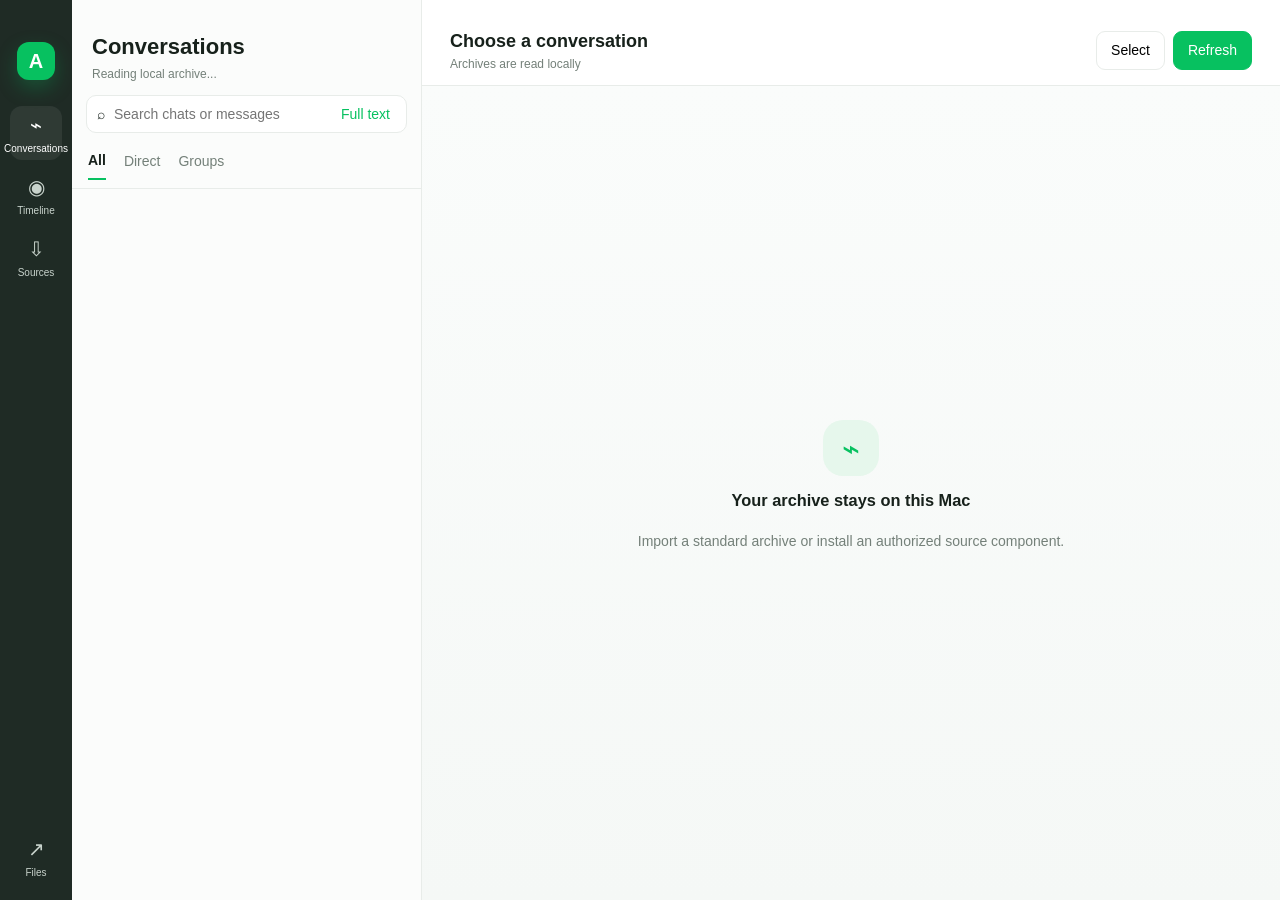
<file: desktop/macos/Web/index.html>
<!doctype html>
<html lang="en">
<head>
  <meta charset="utf-8">
  <meta name="viewport" content="width=device-width,initial-scale=1">
  <title>Local Social Archive</title>
  <link rel="stylesheet" href="app.css">
  <link rel="stylesheet" href="rich.css">
</head>
<body>
<div id="app">
  <aside class="rail">
    <div class="brand">A</div>
    <button class="nav active" data-view="chats" title="Conversations">⌁<span>Conversations</span></button>
    <button class="nav" data-view="moments" title="Timeline">◉<span>Timeline</span></button>
    <button class="nav" data-view="tasks" title="Sources">⇩<span>Sources</span></button>
    <div class="spacer"></div>
    <button class="nav" id="openFolder" title="Open data folder">↗<span>Files</span></button>
  </aside>
  <section class="list-pane">
    <header><h1 id="listTitle">Conversations</h1><p id="listMeta">Reading local archive...</p></header>
    <div class="search"><span>⌕</span><input id="searchInput" placeholder="Search chats or messages"><button id="globalSearch">Full text</button></div>
    <div class="tabs"><button class="active" data-filter="all">All</button><button data-filter="private">Direct</button><button data-filter="group">Groups</button></div>
    <div id="conversationList" class="conversation-list"></div>
  </section>
  <main class="content">
    <header class="topbar"><div><h2 id="contentTitle">Choose a conversation</h2><p id="contentMeta">Archives are read locally</p></div><div class="actions"><button class="ghost" id="selectCurrent">Select</button><button class="primary" id="refreshButton">Refresh</button></div></header>
    <section id="viewer" class="viewer"><div class="empty"><div class="empty-icon">⌁</div><h3>Your archive stays on this Mac</h3><p>Import a standard archive or install an authorized source component.</p></div></section>
  </main>
  <div id="selectionBar" class="selection hidden"><span><b id="selectionCount">0</b> selected</span><button id="clearSelection">Clear</button><button class="primary" id="exportSelected">Export</button></div>
  <div id="exportDialog" class="modal hidden"><div class="modal-card">
    <h3 id="exportDialogTitle">Export structured archive</h3>
    <p>The package includes a browser-ready <code>index.html</code>, a SQLite archive, and optional data copies. It is saved under the app's unified Exports folder.</p>
    <label>Export level<select id="exportLevel"><option value="data">Structured data only</option><option value="standard" selected>Standard media</option><option value="complete">All local media</option></select></label>
    <fieldset><legend>Archive formats</legend><label><input type="checkbox" id="optSQLite" checked> SQLite</label><label><input type="checkbox" id="optJSON" checked> JSON / JSONL</label><label id="textOption"><input type="checkbox" id="optText" checked> Readable text</label></fieldset>
    <fieldset><legend>Media</legend><label><input type="checkbox" class="media-kind" value="image" checked> Images</label><label><input type="checkbox" class="media-kind" value="video" checked> Video</label><label id="voiceOption"><input type="checkbox" class="media-kind" value="voice"> Voice</label><label id="fileOption"><input type="checkbox" class="media-kind" value="file" checked> Files</label></fieldset>
    <div class="modal-actions"><button class="ghost" id="cancelExport">Cancel</button><button class="primary" id="confirmExport">Export</button></div>
  </div></div>
  <div id="toast" class="toast hidden"></div>
</div>
<script src="app.js"></script>
</body>
</html>
</file>
<file: desktop/macos/Web/app.css>
:root{color-scheme:light;--green:#07c160;--ink:#17211b;--muted:#748079;--line:#e8ece9;--bg:#f4f7f5;--panel:#fff;--hover:#f0f7f2}*{box-sizing:border-box}html,body,#app{margin:0;width:100%;height:100%;overflow:hidden}body{font:14px/1.5 -apple-system,BlinkMacSystemFont,"PingFang SC","Helvetica Neue",sans-serif;color:var(--ink);background:var(--bg)}button,input{font:inherit}.rail{width:72px;background:#1f2b25;color:#c8d3cc;display:flex;flex-direction:column;align-items:center;padding:42px 10px 16px;gap:8px}.brand{width:38px;height:38px;border-radius:12px;background:var(--green);color:#fff;font-size:20px;font-weight:700;display:grid;place-items:center;margin-bottom:18px;box-shadow:0 8px 20px #07c16044}.nav{width:52px;height:54px;border:0;border-radius:12px;background:transparent;color:inherit;font-size:20px;cursor:pointer;display:flex;flex-direction:column;align-items:center;justify-content:center;gap:1px}.nav span{font-size:10px}.nav:hover,.nav.active{background:#ffffff12;color:#fff}.spacer{flex:1}#app{display:flex}.list-pane{width:350px;background:#fbfcfb;border-right:1px solid var(--line);display:flex;flex-direction:column;padding-top:30px}.list-pane header{padding:0 20px 12px}.list-pane h1{font-size:22px;margin:0 0 2px}.list-pane p,.topbar p{margin:0;color:var(--muted);font-size:12px}.search{margin:0 14px 10px;height:38px;border:1px solid var(--line);background:#fff;border-radius:10px;display:flex;align-items:center;padding:0 10px;gap:7px}.search input{border:0;outline:0;flex:1;min-width:0}.search button{border:0;color:var(--green);background:transparent;cursor:pointer}.tabs{display:flex;padding:0 16px 8px;gap:18px;border-bottom:1px solid var(--line)}.tabs button{border:0;background:transparent;padding:7px 0;color:var(--muted);cursor:pointer}.tabs button.active{color:var(--ink);font-weight:600;border-bottom:2px solid var(--green)}.conversation-list{overflow:auto;flex:1}.conversation{display:grid;grid-template-columns:34px 1fr auto;gap:10px;padding:12px 16px;border-bottom:1px solid #eef1ef;cursor:pointer;align-items:center}.conversation:hover,.conversation.active{background:var(--hover)}.avatar{width:34px;height:34px;border-radius:11px;background:linear-gradient(145deg,#ddf7e7,#bdeccd);color:#168a4d;display:grid;place-items:center;font-weight:700}.conversation h4{margin:0;font-size:14px;white-space:nowrap;overflow:hidden;text-overflow:ellipsis}.conversation p{margin:2px 0 0;color:var(--muted);font-size:11px}.conversation input{accent-color:var(--green)}.content{flex:1;min-width:0;display:flex;flex-direction:column;background:#fff}.topbar{height:86px;border-bottom:1px solid var(--line);padding:28px 28px 12px;display:flex;align-items:center;justify-content:space-between}.topbar h2{margin:0;font-size:18px}.actions{display:flex;gap:8px}.ghost,.primary{border:1px solid var(--line);border-radius:9px;padding:8px 14px;background:#fff;cursor:pointer}.primary{background:var(--green);border-color:var(--green);color:#fff}.viewer{flex:1;overflow:auto;background:linear-gradient(#fafcfb,#f5f8f6);padding:26px}.empty{height:100%;display:grid;place-content:center;text-align:center;color:var(--muted)}.empty h3{color:var(--ink);margin:12px 0 4px}.empty-icon{margin:auto;width:56px;height:56px;border-radius:20px;background:#e6f7ec;color:var(--green);font-size:30px;display:grid;place-items:center}.transcript{max-width:880px;margin:auto;background:white;border:1px solid var(--line);border-radius:14px;padding:24px;box-shadow:0 8px 30px #1f3a2a0b}.transcript pre{white-space:pre-wrap;word-break:break-word;margin:0;font:13px/1.8 ui-monospace,SFMono-Regular,Menlo,"PingFang SC",monospace}.load-more{display:block;margin:18px auto 0}.stats{display:grid;grid-template-columns:repeat(3,1fr);gap:12px;margin-bottom:22px}.stat{background:#fff;border:1px solid var(--line);border-radius:13px;padding:16px}.stat b{font-size:24px;display:block}.stat span{color:var(--muted)}.moment{max-width:720px;margin:0 auto 14px;background:#fff;border:1px solid var(--line);border-radius:14px;padding:18px}.moment time{color:var(--muted);font-size:12px}.moment .text{font-size:16px;white-space:pre-wrap;margin:10px 0}.moment .meta{color:var(--muted);font-size:12px}.task-grid{max-width:900px;margin:auto;display:grid;grid-template-columns:1fr 1fr;gap:16px}.task-card{background:#fff;border:1px solid var(--line);border-radius:15px;padding:20px}.task-card h3{margin:0 0 8px}.task-card p{color:var(--muted);min-height:42px}.task-card.full{grid-column:1/-1}.status-line{margin-top:12px;padding:10px;border-radius:9px;background:#f3f6f4;color:var(--muted)}.selection{position:fixed;left:50%;bottom:24px;transform:translateX(-50%);background:#1f2b25;color:#fff;border-radius:999px;padding:9px 11px 9px 18px;display:flex;gap:12px;align-items:center;box-shadow:0 12px 30px #0003}.selection button{border:0;background:transparent;color:#dbe4de;cursor:pointer}.selection .primary{background:var(--green);color:#fff}.hidden{display:none!important}.toast{position:fixed;right:24px;bottom:24px;background:#1f2b25;color:#fff;padding:11px 16px;border-radius:10px;box-shadow:0 10px 30px #0003}.search-result{padding:14px;border-bottom:1px solid var(--line);cursor:pointer}.search-result:hover{background:#fff}.search-result b{display:block}.search-result p{color:var(--muted);margin:4px 0;white-space:nowrap;overflow:hidden;text-overflow:ellipsis}@media(max-width:1050px){.list-pane{width:300px}.rail{width:64px}.task-grid{grid-template-columns:1fr}}
</file>
<file: desktop/macos/Web/rich.css>
.stats.four { grid-template-columns: repeat(4, 1fr); }
.message-stream { max-width: 900px; margin: auto; display: flex; flex-direction: column; gap: 13px; padding-bottom: 30px; }
.conversation-tools { position: sticky; top: -10px; z-index: 6; max-width: 900px; margin: -10px auto 16px; display: flex; align-items: center; gap: 8px; padding: 9px; border: 1px solid var(--line); border-radius: 12px; background: #ffffffee; box-shadow: 0 8px 24px #203b280e; backdrop-filter: blur(12px); }
.conversation-tools label { display: flex; align-items: center; gap: 7px; color: var(--muted); font-size: 12px; }
.conversation-tools input { min-width: 0; padding: 7px 9px; border: 1px solid var(--line); border-radius: 8px; background: #fff; }
.conversation-find { margin-left: auto; display: flex; gap: 6px; }
.conversation-find input { width: min(260px, 24vw); }
.message.jump-highlight .bubble { outline: 3px solid #07c16066; animation: jump-pulse 1.8s ease-out; }
@keyframes jump-pulse { from { box-shadow: 0 0 0 12px #07c16033; } to { box-shadow: 0 0 0 0 transparent; } }
.message { max-width: 76%; display: flex; flex-direction: column; align-items: flex-start; }
.message.mine { align-self: flex-end; align-items: flex-end; }
.message-head { display: flex; gap: 8px; align-items: center; color: var(--muted); font-size: 10px; margin: 0 4px 4px; }
.message-head b { font-size: 11px; color: #526058; }
.message-head span { padding: 1px 5px; border-radius: 5px; background: #eef2ef; }
.bubble { min-width: 72px; border: 1px solid var(--line); border-radius: 4px 14px 14px 14px; background: #fff; padding: 10px 12px; box-shadow: 0 3px 12px #233b2a08; }
.mine .bubble { background: #dff8e8; border-color: #c8efd7; border-radius: 14px 4px 14px 14px; }
.bubble-text { white-space: pre-wrap; word-break: break-word; line-height: 1.65; }
.media { position: relative; min-width: 190px; }
.image-media { width: min(340px, 42vw); min-height: 130px; }
.image-media img { display: block; width: 100%; max-height: 420px; object-fit: contain; border-radius: 9px; background: #edf1ee; }
.media-placeholder, .missing-media { min-height: 100px; display: flex; flex-direction: column; justify-content: center; align-items: center; text-align: center; color: var(--muted); background: #f1f4f2; border-radius: 9px; padding: 14px; }
.missing-media small { display: block; margin-top: 7px; }
.media-open { border: 0; background: transparent; color: #12834b; cursor: pointer; padding: 7px 0; text-align: left; }
.media-open.overlay { position: absolute; right: 7px; bottom: 7px; background: #17211bcc; color: #fff; border-radius: 7px; padding: 5px 8px; opacity: 0; transition: .15s; }
.image-media:hover .overlay { opacity: 1; }
.video-media, .file-media { display: flex; flex-direction: column; }
.media small { color: var(--muted); }
.moment-media-grid { display: grid; grid-template-columns: repeat(3, minmax(0, 1fr)); gap: 6px; margin: 12px 0; }
.moment-media { min-height: 110px; border: 0; border-radius: 9px; overflow: hidden; display: grid; place-items: center; padding: 9px; background: #eef2ef; color: var(--muted); cursor: default; }
.moment-media.available { cursor: pointer; }
.moment-media.remote { background: #f4f1e8; color: #786d50; }
.moment-media img { width: 100%; height: 100%; max-height: 260px; object-fit: cover; }
.moment-media video { width:100%; max-height:260px; border-radius:7px; background:#101713; }
.moment-recovery { position: sticky; top: 0; z-index: 4; display: flex; justify-content: space-between; align-items: center; gap: 18px; margin: -4px 0 16px; padding: 13px 15px; border: 1px solid #dce8df; border-radius: 12px; background: #f8fcf9ee; box-shadow: 0 8px 24px #203b280e; backdrop-filter: blur(12px); }
.moment-recovery b { display: block; margin-bottom: 3px; }
.moment-recovery p { margin: 0; color: var(--muted); font-size: 12px; }
.moment-recovery .status-line { margin-top: 5px; }
.moment-recovery button { white-space: nowrap; }
.modal { position: fixed; inset: 0; z-index: 20; background: #10171388; display: grid; place-items: center; backdrop-filter: blur(5px); }
.modal-card { width: min(520px, calc(100vw - 36px)); background: #fff; border-radius: 16px; padding: 22px; box-shadow: 0 24px 70px #0004; }
.search-modal { width: min(760px, calc(100vw - 36px)); }
.modal-results { max-height: 55vh; overflow: auto; margin-top: 14px; border: 1px solid var(--line); border-radius: 10px; }
.modal-results .search-result { display: block; width: 100%; border: 0; border-bottom: 1px solid var(--line); background: #fff; text-align: left; }
.modal-results .search-result small { color: var(--muted); }
.modal-card h3 { margin: 0 0 5px; font-size: 19px; }.modal-card>p { margin: 0 0 16px; color: var(--muted); }
.modal-card>label { display: grid; grid-template-columns: 110px 1fr; align-items: center; margin-bottom: 14px; }.modal-card select { padding: 8px; border: 1px solid var(--line); border-radius: 8px; background: #fff; }
.modal-card fieldset { border: 1px solid var(--line); border-radius: 10px; margin: 10px 0; padding: 11px; display: flex; flex-wrap: wrap; gap: 12px 18px; }.modal-card legend { color: var(--muted); padding: 0 5px; }.modal-card input { accent-color: var(--green); }
.modal-actions { display: flex; justify-content: flex-end; gap: 8px; margin-top: 18px; }
.viewer { overflow-x: hidden; }
.task-grid { width: 100%; max-width: 1040px; grid-template-columns: repeat(auto-fit, minmax(min(340px, 100%), 1fr)); }
.task-card { min-width: 0; overflow: hidden; }
.task-card p, .status-line { overflow-wrap: anywhere; }
.path-row { display: flex; align-items: center; justify-content: space-between; gap: 12px; padding: 10px 0; border-top: 1px solid var(--line); }
.path-row > div { min-width: 0; flex: 1; }
.path-row b { display: block; font-size: 12px; }
.path-row code { display: block; color: var(--muted); white-space: nowrap; overflow: hidden; text-overflow: ellipsis; }
.permission-card { display: flex; align-items: center; justify-content: space-between; gap: 18px; }
.permission-card p { min-height: 0; margin-bottom: 0; }
.status-line.error { color: #9e2f25; background: #fff0ee; }
.task-heading { display:flex; align-items:center; justify-content:space-between; gap:12px; }
.task-heading h3 { min-width:0; }
.state-badge { flex:none; border-radius:999px; padding:3px 9px; font-size:11px; font-weight:650; color:#66726b; background:#eef2ef; }
.state-complete { color:#137844; background:#e8f7ee; }
.state-partial { color:#8a5b00; background:#fff5d9; }
.state-running { color:#075b9b; background:#e8f3ff; }
.state-action { color:#7a4700; background:#fff0d7; }
.state-error { color:#9e2f25; background:#fff0ee; }
.state-not_started { color:#66726b; background:#eef2ef; }
.updated-at { display:block; min-height:18px; margin-top:7px; color:var(--muted); }
.lifecycle-card { padding-bottom:14px; }
.lifecycle-card .task-heading small { color:var(--muted); }
.lifecycle-rows { display:grid; gap:8px; margin-top:14px; }
.lifecycle-row { display:grid; grid-template-columns:10px 130px 90px 1fr; align-items:center; gap:10px; min-height:32px; border-top:1px solid var(--line); padding-top:8px; }
.lifecycle-row:first-child { border-top:0; padding-top:0; }
.lifecycle-row > span:not(.state-dot) { color:var(--muted); font-weight:600; }
.lifecycle-row small { color:var(--muted); overflow-wrap:anywhere; }
.state-dot { width:9px; height:9px; border-radius:50%; display:block; padding:0; }
button:disabled { opacity:.55; cursor:wait; }
.inline-actions { display:flex; flex-wrap:wrap; gap:8px; }
@media(max-width:1050px){.lifecycle-row{grid-template-columns:10px 120px 80px 1fr}}
@media (max-width: 1050px) { .stats.four { grid-template-columns: 1fr 1fr; } }
@media (max-width: 900px) { .list-pane { width: 260px; } .viewer { padding: 18px; } .topbar { padding-left: 18px; padding-right: 18px; } }
</file>
